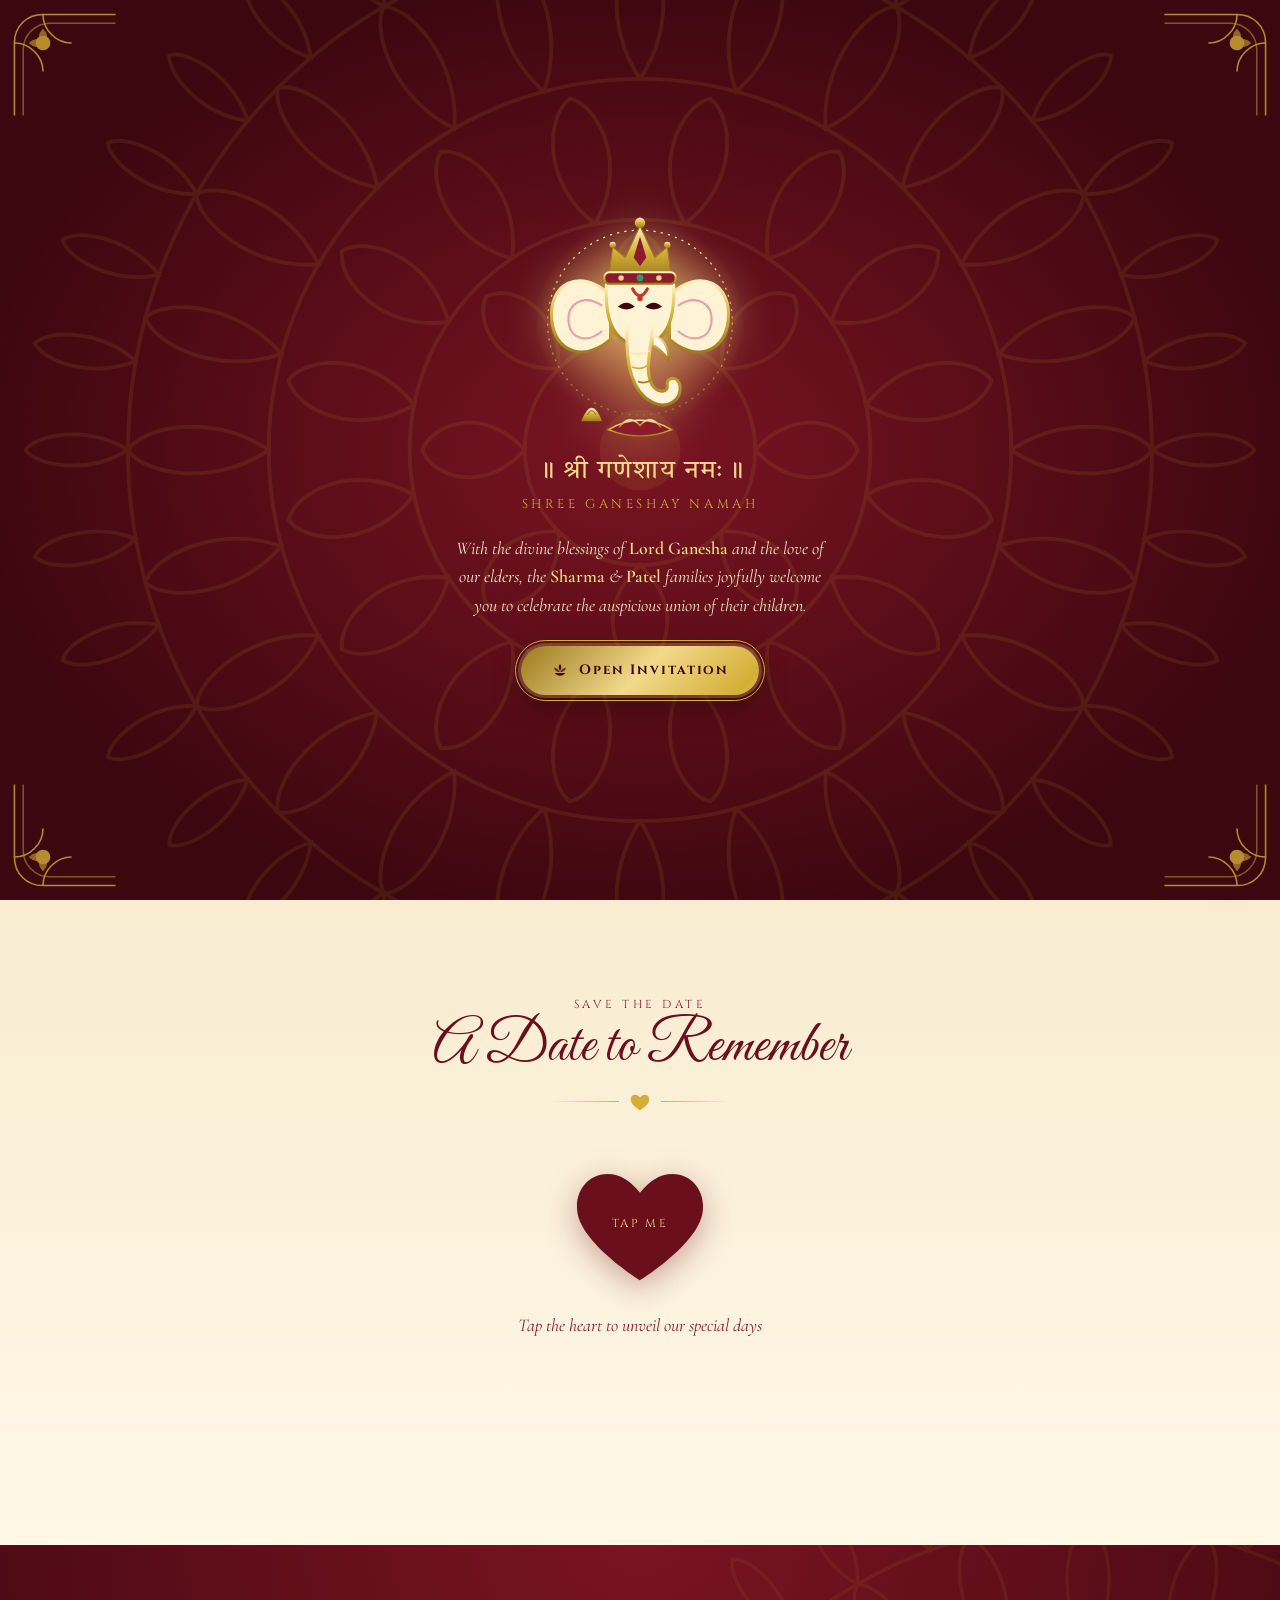
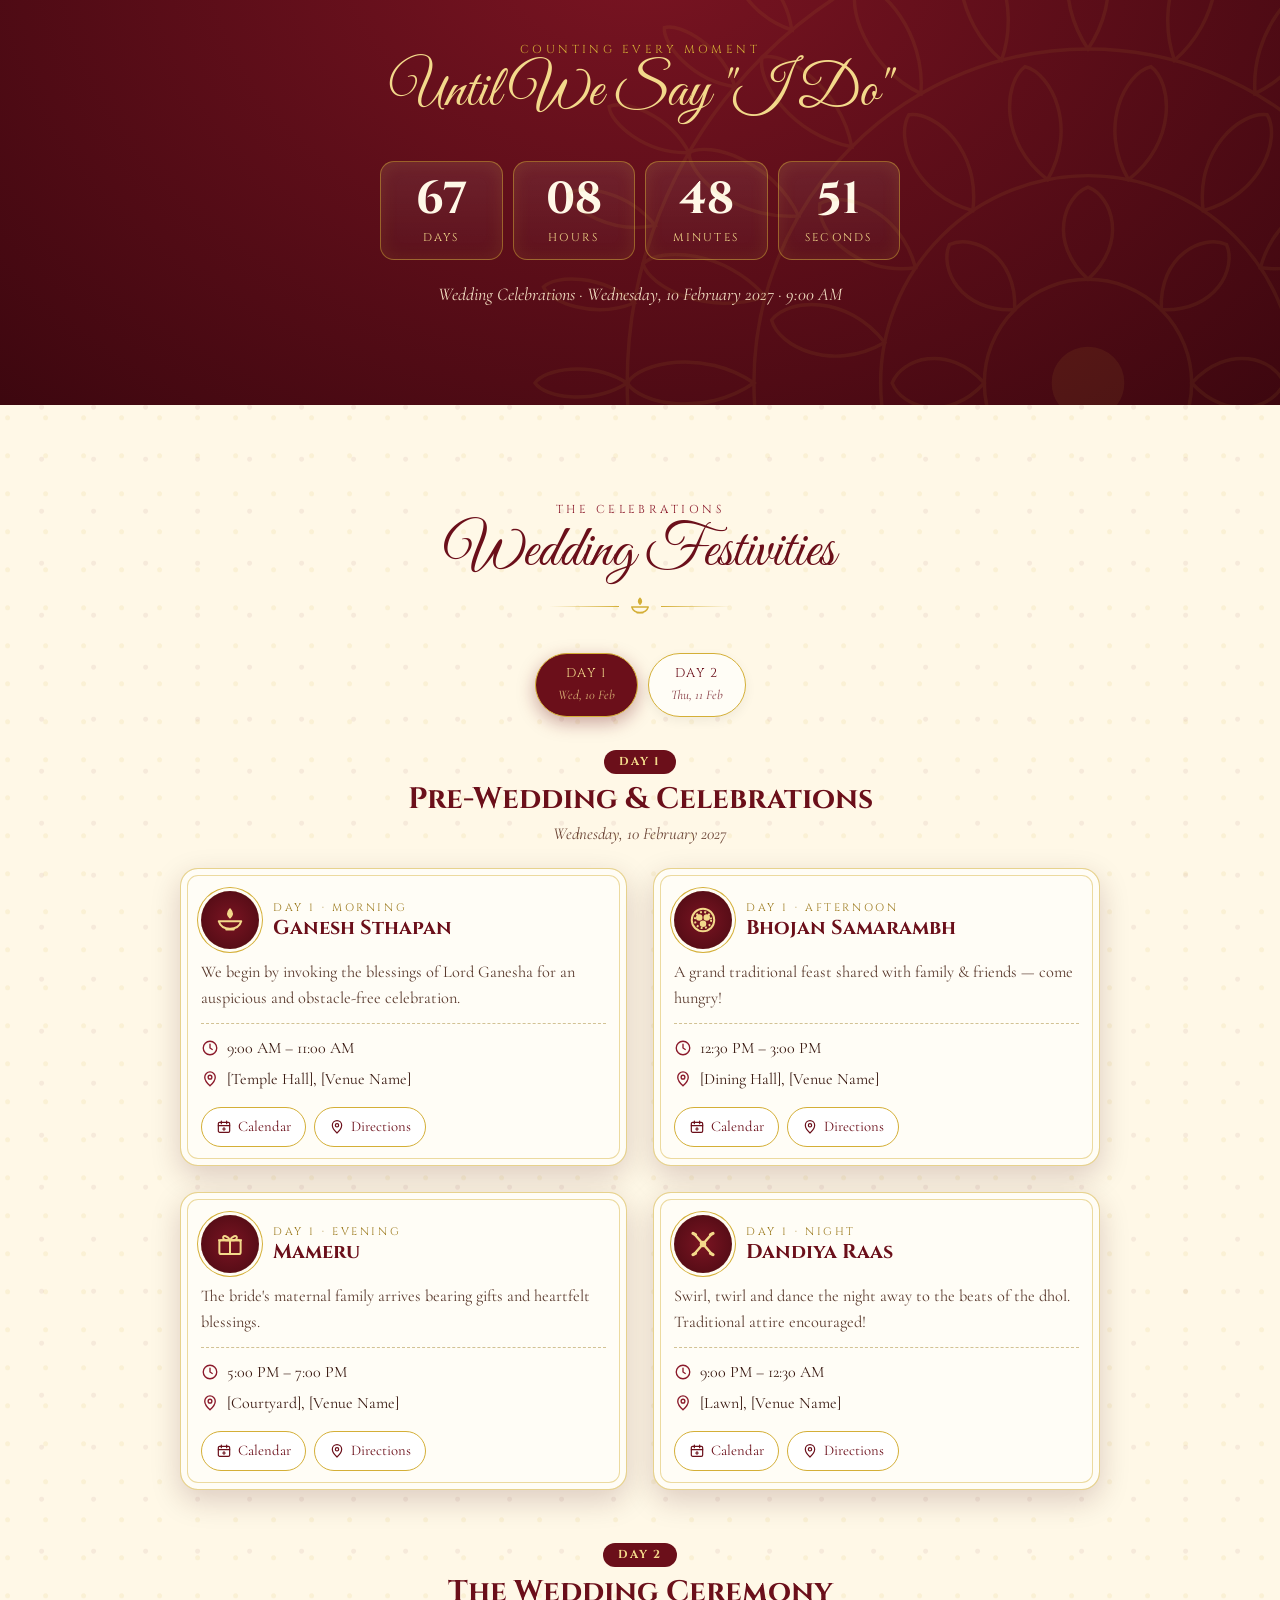
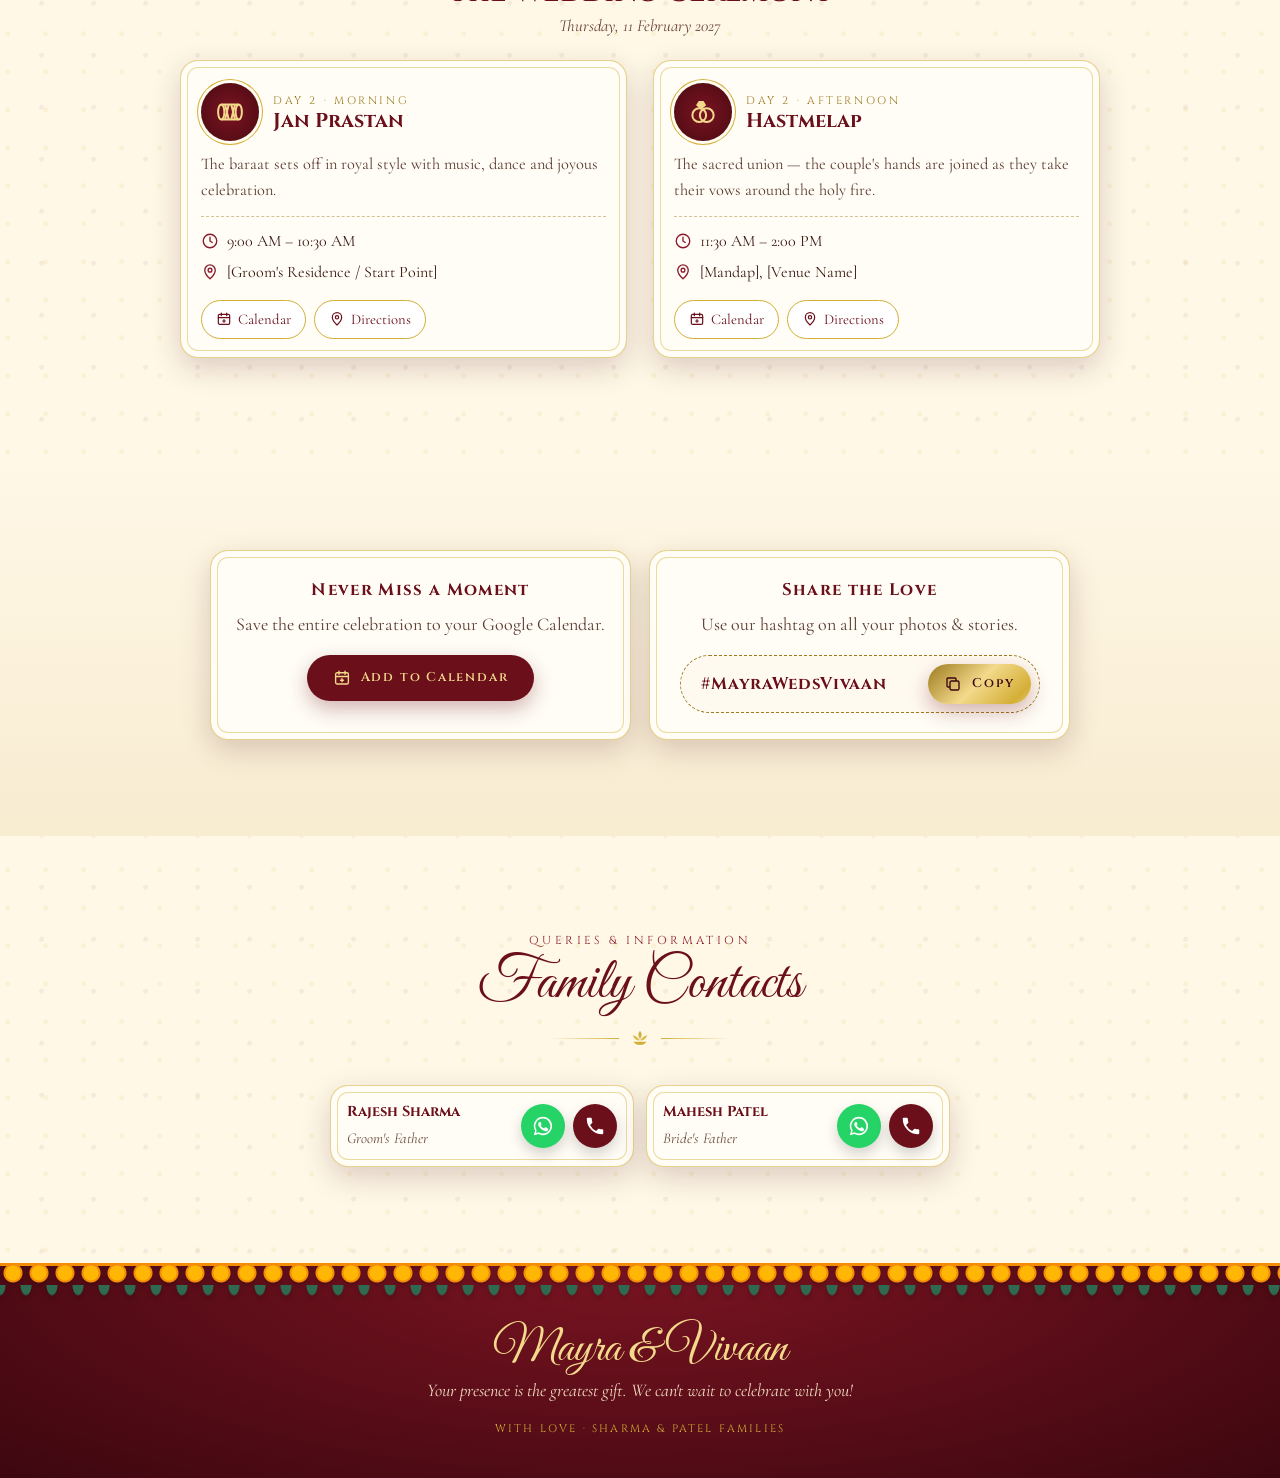
<file: index.html>
<!DOCTYPE html>
<html lang="en">

<head>
  <meta charset="UTF-8">
  <meta name="viewport" content="width=device-width, initial-scale=1.0">
  <meta name="theme-color" content="#4a0a12">

  <title>Mayra & Vivaan | Wedding Invitation</title>
  <meta name="description"
    content="You're invited! Join us for the wedding celebration of Mayra & Vivaan on 10 February 2026.">
  <meta property="og:type" content="website">
  <meta property="og:url" content="https://wading-invitation.vercel.app/">
  <meta property="og:title" content="Mayra & Vivaan | Wedding Invitation">
  <meta property="og:description"
    content="You're invited! Join us for the wedding celebration of Mayra & Vivaan on 10 February 2026.">
  <meta property="og:image" content="https://wading-invitation.vercel.app/card-vertical.png?v=card1">
  <meta property="og:image:secure_url" content="https://wading-invitation.vercel.app/card-vertical.png?v=card1">
  <meta property="og:image:type" content="image/png">
  <meta property="og:image:width" content="600">
  <meta property="og:image:height" content="854">
  <meta name="twitter:card" content="summary_large_image">
  <meta name="twitter:title" content="Mayra & Vivaan | Wedding Invitation">
  <meta name="twitter:description"
    content="You're invited! Join us for the wedding celebration of Mayra & Vivaan on 10 February 2026.">
  <meta name="twitter:image" content="https://wading-invitation.vercel.app/card-vertical.png">

  <link rel="preconnect" href="https://fonts.googleapis.com">
  <link rel="preconnect" href="https://fonts.gstatic.com" crossorigin>
  <link
    href="https://fonts.googleapis.com/css2?family=Cinzel:wght@400;600;700&family=Cormorant+Garamond:ital,wght@0,400;0,500;0,600;1,400&family=Great+Vibes&family=Tiro+Devanagari+Hindi&display=swap"
    rel="stylesheet">

  <link rel="stylesheet" href="style.css">
</head>

<body class="locked">

  <!-- =========================================================
     SVG SPRITE (icons reused throughout)
     ========================================================= -->
  <svg width="0" height="0" style="position:absolute" aria-hidden="true">
    <defs>
      <linearGradient id="goldG" x1="0" y1="0" x2="0" y2="1">
        <stop offset="0" stop-color="#fff1c1" />
        <stop offset=".5" stop-color="#d4af37" />
        <stop offset="1" stop-color="#9c7a1e" />
      </linearGradient>
      <radialGradient id="haloG">
        <stop offset="0" stop-color="#ffd86b" stop-opacity=".55" />
        <stop offset="1" stop-color="#ffd86b" stop-opacity="0" />
      </radialGradient>
    </defs>
    <symbol id="i-lotus" viewBox="0 0 24 24">
      <g fill="currentColor">
        <path d="M12 4c2 2.5 2.6 5.6 0 9-2.6-3.4-2-6.5 0-9z" />
        <path d="M4 9c3 .2 5.6 2 8 5.5-4 .6-6.8-1.4-8-5.5z" opacity=".8" />
        <path d="M20 9c-3 .2-5.6 2-8 5.5 4 .6 6.8-1.4 8-5.5z" opacity=".8" />
        <path d="M5 16h14c-1.5 2.4-4 3.5-7 3.5S6.5 18.4 5 16z" />
      </g>
    </symbol>
    <symbol id="i-diya" viewBox="0 0 24 24">
      <g fill="none" stroke="currentColor" stroke-width="1.6" stroke-linecap="round" stroke-linejoin="round">
        <path d="M12 3.5c2 2.3 2.2 4.4 0 6.5-2.2-2.1-2-4.2 0-6.5z" fill="currentColor" />
        <path d="M3 13h18c-1.2 4-4.6 6-9 6s-7.8-2-9-6z" />
        <path d="M9 19.5h6" />
      </g>
    </symbol>
    <symbol id="i-thali" viewBox="0 0 24 24">
      <g fill="none" stroke="currentColor" stroke-width="1.6">
        <circle cx="12" cy="12" r="9" />
        <circle cx="12" cy="12" r="6.5" stroke-dasharray="1.5 2" />
        <circle cx="9" cy="10" r="1.8" fill="currentColor" />
        <circle cx="15" cy="10" r="1.8" fill="currentColor" />
        <circle cx="12" cy="15" r="1.8" fill="currentColor" />
      </g>
    </symbol>
    <symbol id="i-gift" viewBox="0 0 24 24">
      <g fill="none" stroke="currentColor" stroke-width="1.6" stroke-linejoin="round">
        <rect x="3.5" y="9" width="17" height="11" rx="1.5" />
        <path d="M2.5 9h19M12 9v11" />
        <path d="M12 9c-1.5-3.5-5.5-4.5-5.5-2S10 9 12 9zm0 0c1.5-3.5 5.5-4.5 5.5-2S14 9 12 9z" />
      </g>
    </symbol>
    <symbol id="i-dandiya" viewBox="0 0 24 24">
      <g fill="none" stroke="currentColor" stroke-width="2" stroke-linecap="round">
        <path d="M5 4l14 16M19 4L5 20" />
        <circle cx="12" cy="12" r="1.6" fill="currentColor" />
        <path d="M4 3.5l2 1M20 3.5l-2 1M4 20.5l2-1M20 20.5l-2-1" stroke-width="2.6" />
      </g>
    </symbol>
    <symbol id="i-dhol" viewBox="0 0 24 24">
      <g fill="none" stroke="currentColor" stroke-width="1.6" stroke-linejoin="round">
        <ellipse cx="5" cy="12" rx="2.5" ry="6" />
        <ellipse cx="19" cy="12" rx="2.5" ry="6" />
        <path d="M5 6h14M5 18h14M8 6l3 12M13 6l3 12M8 18l3-12M13 18l3-12" />
      </g>
    </symbol>
    <symbol id="i-rings" viewBox="0 0 24 24">
      <g fill="none" stroke="currentColor" stroke-width="1.6">
        <circle cx="9" cy="14.5" r="5.5" />
        <circle cx="15" cy="14.5" r="5.5" />
        <path d="M7.5 6.5L9 4h3l1.5 2.5L10.5 9z" fill="currentColor" />
      </g>
    </symbol>
    <symbol id="i-clock" viewBox="0 0 24 24">
      <g fill="none" stroke="currentColor" stroke-width="1.8" stroke-linecap="round">
        <circle cx="12" cy="12" r="9" />
        <path d="M12 7v5l3 2" />
      </g>
    </symbol>
    <symbol id="i-pin" viewBox="0 0 24 24">
      <g fill="none" stroke="currentColor" stroke-width="1.8">
        <path d="M12 21s7-6.2 7-11.5A7 7 0 0 0 5 9.5C5 14.8 12 21 12 21z" />
        <circle cx="12" cy="9.5" r="2.5" />
      </g>
    </symbol>
    <symbol id="i-cal" viewBox="0 0 24 24">
      <g fill="none" stroke="currentColor" stroke-width="1.8" stroke-linecap="round">
        <rect x="3.5" y="5" width="17" height="15" rx="2" />
        <path d="M3.5 10h17M8 3v4M16 3v4M12 13v4M10 15h4" />
      </g>
    </symbol>
    <symbol id="i-copy" viewBox="0 0 24 24">
      <g fill="none" stroke="currentColor" stroke-width="1.8">
        <rect x="8" y="8" width="12" height="12" rx="2" />
        <path d="M16 8V5.5A1.5 1.5 0 0 0 14.5 4h-9A1.5 1.5 0 0 0 4 5.5v9A1.5 1.5 0 0 0 5.5 16H8" />
      </g>
    </symbol>
    <symbol id="i-heart" viewBox="0 0 24 24">
      <path fill="currentColor"
        d="M12 21s-7.5-4.6-9.6-9.4C.9 8 3 4 6.8 4c2.1 0 3.6 1.1 5.2 3 1.6-1.9 3.1-3 5.2-3C21 4 23.1 8 21.6 11.6 19.5 16.4 12 21 12 21z" />
    </symbol>
    <symbol id="i-phone" viewBox="0 0 24 24">
      <path fill="currentColor"
        d="M6.6 10.8a15.1 15.1 0 0 0 6.6 6.6l2.2-2.2c.3-.3.7-.4 1-.2 1.1.4 2.3.6 3.6.6.6 0 1 .4 1 1V20c0 .6-.4 1-1 1A17 17 0 0 1 3 4c0-.6.4-1 1-1h3.5c.6 0 1 .4 1 1 0 1.2.2 2.4.6 3.6.1.3 0 .7-.2 1l-2.3 2.2z" />
    </symbol>
    <symbol id="i-wa" viewBox="0 0 24 24">
      <path fill="currentColor"
        d="M12 2a10 10 0 0 0-8.6 15.1L2 22l5-1.3A10 10 0 1 0 12 2zm0 18.2c-1.6 0-3.1-.4-4.4-1.2l-.3-.2-3 .8.8-2.9-.2-.3A8.2 8.2 0 1 1 12 20.2zm4.5-6.1c-.2-.1-1.5-.7-1.7-.8-.2-.1-.4-.1-.6.1l-.8 1c-.1.2-.3.2-.5.1a6.7 6.7 0 0 1-3.3-2.9c-.3-.4.2-.4.7-1.4.1-.2 0-.3 0-.4l-.8-1.8c-.2-.5-.4-.4-.6-.4h-.5c-.2 0-.4.1-.7.3-.2.3-.9.9-.9 2.2s1 2.6 1.1 2.7c.1.2 1.9 2.9 4.6 4.1 1.7.7 2.4.8 3.2.7.5-.1 1.5-.6 1.8-1.2.2-.6.2-1.1.1-1.2l-.4-.2z" />
    </symbol>
    <symbol id="i-play" viewBox="0 0 24 24">
      <path fill="currentColor" d="M8 5.5v13a1 1 0 0 0 1.5.9l10.2-6.5a1 1 0 0 0 0-1.8L9.5 4.6A1 1 0 0 0 8 5.5z" />
    </symbol>
    <symbol id="i-pause" viewBox="0 0 24 24">
      <path fill="currentColor" d="M7 5h3.5v14H7zM13.5 5H17v14h-3.5z" />
    </symbol>
    <symbol id="i-home" viewBox="0 0 24 24">
      <g fill="none" stroke="currentColor" stroke-width="1.7" stroke-linejoin="round">
        <path d="M4 11l8-7 8 7v9a1 1 0 0 1-1 1h-4v-6H9v6H5a1 1 0 0 1-1-1z" />
      </g>
    </symbol>
    <symbol id="i-send" viewBox="0 0 24 24">
      <path fill="currentColor" d="M3 20.5l18-8.5L3 3.5 3 10l12 2-12 2z" />
    </symbol>
    <symbol id="i-corner" viewBox="0 0 100 100">
      <g fill="none" stroke="currentColor" stroke-width="1.4">
        <path d="M4 96V30C4 15 15 4 30 4h66" />
        <path d="M12 96V36c0-13 11-24 24-24h60" opacity=".6" />
        <path d="M4 30c14 0 26 12 26 26M30 4c0 14 12 26 26 26" />
        <circle cx="30" cy="30" r="6" fill="currentColor" />
        <path d="M30 18c4 4 4 8 0 12-4-4-4-8 0-12zM18 30c4-4 8-4 12 0-4 4-8 4-12 0z" fill="currentColor" opacity=".7" />
      </g>
    </symbol>
    <symbol id="i-paisley" viewBox="0 0 60 100">
      <g fill="none" stroke="currentColor" stroke-width="1.6">
        <path d="M30 95C8 80 6 50 22 36c12-10 30-4 30 12 0 12-14 16-20 8" />
        <path d="M30 85C16 74 15 54 25 45c8-7 19-3 19 7" opacity=".7" />
        <circle cx="34" cy="50" r="4" fill="currentColor" />
        <path d="M30 10l4 8-4 8-4-8z" fill="currentColor" />
      </g>
    </symbol>
  </svg>

  <!-- Falling petals container -->
  <div class="petals" id="petals" aria-hidden="true"></div>

  <!-- =========================================================
     WELCOME SCREEN
     ========================================================= -->
  <div id="welcome" role="dialog" aria-modal="true" aria-labelledby="welcomeTitle">
    <svg class="mandala-bg js-mandala" viewBox="-100 -100 200 200" aria-hidden="true"></svg>
    <svg class="welcome-corner tl">
      <use href="#i-corner" />
    </svg>
    <svg class="welcome-corner tr">
      <use href="#i-corner" />
    </svg>
    <svg class="welcome-corner bl">
      <use href="#i-corner" />
    </svg>
    <svg class="welcome-corner br">
      <use href="#i-corner" />
    </svg>

    <div class="welcome-inner">
      <!-- Ganesha illustration -->
      <svg class="ganesha" viewBox="0 0 200 230" role="img" aria-label="Lord Ganesha">
        <circle cx="100" cy="112" r="100" fill="url(#haloG)" />
        <circle cx="100" cy="112" r="88" fill="none" stroke="url(#goldG)" stroke-width="1.2" stroke-dasharray="2 5" />
        <!-- Ears -->
        <path d="M72 86 C42 58 12 76 16 110 C19 140 46 150 72 128 Z" fill="#fff3d6" stroke="url(#goldG)"
          stroke-width="3" />
        <path d="M128 86 C158 58 188 76 184 110 C181 140 154 150 128 128 Z" fill="#fff3d6" stroke="url(#goldG)"
          stroke-width="3" />
        <path d="M64 96 C46 84 30 94 32 112 C34 128 50 132 64 120" fill="none" stroke="#e8a0a8" stroke-width="2" />
        <path d="M136 96 C154 84 170 94 168 112 C166 128 150 132 136 120" fill="none" stroke="#e8a0a8"
          stroke-width="2" />
        <!-- Head -->
        <path d="M68 76 C66 115 78 132 100 134 C122 132 134 115 132 76 Z" fill="#fff3d6" stroke="url(#goldG)"
          stroke-width="3" />
        <!-- Trunk (fill + side strokes) -->
        <path
          d="M88 116 C86 150 92 178 112 188 C126 195 140 186 138 172 C136 162 124 164 126 172 C127 178 118 180 112 172 C104 160 110 140 112 116 Z"
          fill="#fff3d6" />
        <path
          d="M88 116 C86 150 92 178 112 188 C126 195 140 186 138 172 C136 162 124 164 126 172 C127 178 118 180 112 172 C104 160 110 140 112 116"
          fill="none" stroke="url(#goldG)" stroke-width="3" stroke-linecap="round" />
        <path d="M90 140 Q100 145 109 139 M92 154 Q101 158 108 152 M98 168 Q106 171 111 166" fill="none"
          stroke="url(#goldG)" stroke-width="1.5" />
        <!-- Tusk -->
        <path d="M113 124 Q128 130 127 147 Q120 137 112 133 Z" fill="#fffdf6" stroke="url(#goldG)" stroke-width="2" />
        <!-- Crown -->
        <path d="M70 70 L74 40 L86 50 L100 20 L114 50 L126 40 L130 70 Z" fill="url(#goldG)" stroke="#9c7a1e"
          stroke-width="1" />
        <circle cx="100" cy="17" r="5" fill="url(#goldG)" />
        <circle cx="74" cy="38" r="3" fill="url(#goldG)" />
        <circle cx="126" cy="38" r="3" fill="url(#goldG)" />
        <rect x="66" y="64" width="68" height="11" rx="5" fill="#8b1a2b" stroke="url(#goldG)" stroke-width="2" />
        <circle cx="82" cy="69.5" r="2.6" fill="#f3d98b" />
        <circle cx="100" cy="69.5" r="3.2" fill="#2d9c6a" />
        <circle cx="118" cy="69.5" r="2.6" fill="#f3d98b" />
        <path d="M100 30 L106 50 L100 58 L94 50 Z" fill="#8b1a2b" />
        <!-- Eyes -->
        <path d="M79 97 Q87 89 95 97 Q87 102 79 97 Z" fill="#3d070f" />
        <path d="M105 97 Q113 89 121 97 Q113 102 105 97 Z" fill="#3d070f" />
        <!-- Tilak -->
        <path d="M93 80 Q100 93 107 80" fill="none" stroke="#c0392b" stroke-width="3" stroke-linecap="round" />
        <circle cx="100" cy="89" r="2.6" fill="#c0392b" />
        <!-- Modak & lotus base -->
        <path d="M44 206 Q54 180 64 206 Z" fill="url(#goldG)" />
        <path d="M50 200 Q54 192 58 200" fill="none" stroke="#9c7a1e" stroke-width="1" />
        <path d="M70 214 Q100 196 130 214 Q100 226 70 214 Z" fill="#8b1a2b" stroke="url(#goldG)" stroke-width="1.5" />
        <path d="M80 212 Q90 198 100 210 Q110 198 120 212" fill="none" stroke="url(#goldG)" stroke-width="1.5" />
      </svg>

      <div class="shloka-deva" lang="hi">॥ श्री गणेशाय नमः ॥</div>
      <div class="shloka" id="welcomeTitle">Shree Ganeshay Namah</div>

      <p class="welcome-msg">
        With the divine blessings of <strong>Lord Ganesha</strong> and the love of our elders,
        the <strong>Sharma</strong> &amp; <strong>Patel</strong> families joyfully welcome you
        to celebrate the auspicious union of their children.
      </p>

      <button class="btn-open" id="openBtn" type="button">
        <svg>
          <use href="#i-lotus" />
        </svg> Open Invitation
      </button>
    </div>
  </div>

  <main>
    <!-- =========================================================
       HERO — COUPLE REVEAL & ROYAL ENTRY
       ========================================================= -->
    <section id="home" aria-label="Couple">
      <div class="toran" aria-hidden="true"></div>
      <svg class="mandala-bg js-mandala" viewBox="-100 -100 200 200" aria-hidden="true"></svg>
      <div class="container hero-inner">
        <div class="hero-pre reveal">The Royal Wedding of</div>

        <div class="palace" id="palace">
          <div class="door left" aria-hidden="true"><svg viewBox="0 0 60 100">
              <use href="#i-paisley" />
            </svg></div>
          <div class="door right" aria-hidden="true"><svg viewBox="0 0 60 100" style="transform:scaleX(-1)">
              <use href="#i-paisley" />
            </svg></div>

          <div class="arch">
            <div class="couple-blessing">Together with their families</div>
            <h1 class="names">
              <span class="n gold-text">Mayra</span>
              <span class="amp">&amp;</span>
              <span class="n gold-text">Vivaan</span>
            </h1>
            <div class="divider" aria-hidden="true"><svg>
                <use href="#i-lotus" />
              </svg></div>
            <div class="parents">
              <div><b>Groom</b>S/o Mr. Rajesh &amp; Mrs. Sunita Sharma</div>
              <div><b>Bride</b>D/o Mr. Mahesh &amp; Mrs. Kavita Patel</div>
            </div>
          </div>
        </div>

        <p class="tap-hint reveal">request the honour of your presence</p>
        <div class="scroll-cue" aria-hidden="true"></div>
      </div>
    </section>

    <!-- =========================================================
       A DATE TO REMEMBER
       ========================================================= -->
    <section id="date" aria-labelledby="dateTitle">
      <div class="container">
        <div class="sec-head reveal">
          <div class="eyebrow">Save the Date</div>
          <h2 id="dateTitle">A Date to Remember</h2>
          <div class="divider" aria-hidden="true"><svg>
              <use href="#i-heart" />
            </svg></div>
        </div>

        <div class="heart-zone reveal" id="heartZone">
          <button class="heart-btn" id="heartBtn" type="button" aria-label="Tap the heart to reveal the wedding dates"
            aria-controls="dates">
            <svg>
              <use href="#i-heart" />
            </svg>
            <span>TAP ME</span>
          </button>
          <p class="hint">Tap the heart to unveil our special days</p>

          <div class="dates" id="dates" aria-live="polite">
            <div class="date-card frame">
              <div class="dow">Wednesday</div>
              <div class="day gold-text">10</div>
              <div class="mon">FEBRUARY 2027</div>
              <span class="tag">Day 1 · Celebrations</span>
            </div>
            <div class="date-card frame">
              <div class="dow">Thursday</div>
              <div class="day gold-text">11</div>
              <div class="mon">FEBRUARY 2027</div>
              <span class="tag">Day 2 · Wedding</span>
            </div>
            <p class="venue-line">at <b>[Venue Name]</b>, [City], [State]</p>
          </div>
        </div>
      </div>
    </section>

    <!-- =========================================================
       COUNTDOWN
       ========================================================= -->
    <section id="countdown" aria-labelledby="cdTitle">
      <svg class="mandala-bg js-mandala" viewBox="-100 -100 200 200" aria-hidden="true"></svg>
      <div class="container">
        <div class="sec-head reveal">
          <div class="eyebrow">Counting every moment</div>
          <h2 id="cdTitle">Until We Say "I Do"</h2>
        </div>
        <div class="timer reveal" id="timer" role="timer" aria-live="off">
          <div class="t-box">
            <div class="t-num" data-unit="d">00</div>
            <div class="t-lbl">Days</div>
          </div>
          <div class="t-box">
            <div class="t-num" data-unit="h">00</div>
            <div class="t-lbl">Hours</div>
          </div>
          <div class="t-box">
            <div class="t-num" data-unit="m">00</div>
            <div class="t-lbl">Minutes</div>
          </div>
          <div class="t-box">
            <div class="t-num" data-unit="s">00</div>
            <div class="t-lbl">Seconds</div>
          </div>
        </div>
        <p class="cd-note reveal" id="cdNote">Wedding Celebrations · Wednesday, 10 February 2027 · 9:00 AM</p>
      </div>
    </section>

    <!-- =========================================================
       EVENTS
       ========================================================= -->
    <section id="events" aria-labelledby="evTitle">
      <div class="container">
        <div class="sec-head reveal">
          <div class="eyebrow">The Celebrations</div>
          <h2 id="evTitle">Wedding Festivities</h2>
          <div class="divider" aria-hidden="true"><svg>
              <use href="#i-diya" />
            </svg></div>
        </div>

        <div class="day-tabs" role="navigation" aria-label="Event days">
          <button class="day-tab active" id="btn-day-1" type="button" data-target="#day-1-section">DAY 1<small>Wed, 10
              Feb</small></button>
          <button class="day-tab" id="btn-day-2" type="button" data-target="#day-2-section">DAY 2<small>Thu, 11
              Feb</small></button>
        </div>

        <div class="events-stack">
          <div class="day-block" id="day-1-section">
            <div class="day-header reveal">
              <div class="day-pill">DAY 1</div>
              <h3 class="day-heading">Pre-Wedding &amp; Celebrations</h3>
              <p class="day-date">Wednesday, 10 February 2027</p>
            </div>
            <div class="timeline" id="day-1"></div>
          </div>

          <div class="day-block" id="day-2-section">
            <div class="day-header reveal">
              <div class="day-pill">DAY 2</div>
              <h3 class="day-heading">The Wedding Ceremony</h3>
              <p class="day-date">Thursday, 11 February 2027</p>
            </div>
            <div class="timeline" id="day-2"></div>
          </div>
        </div>
      </div>
    </section>

    <!-- =========================================================
       QUICK ACTIONS
       ========================================================= -->
    <section id="actions" aria-label="Quick actions">
      <div class="container">
        <div class="qa-grid">
          <div class="qa frame reveal">
            <h3>Never Miss a Moment</h3>
            <p>Save the entire celebration to your Google Calendar.</p>
            <a class="btn" id="mainCalBtn" target="_blank" rel="noopener"><svg>
                <use href="#i-cal" />
              </svg>Add to Calendar</a>
          </div>
          <div class="qa frame reveal d1">
            <h3>Share the Love</h3>
            <p>Use our hashtag on all your photos &amp; stories.</p>
            <div class="hashtag">
              <code id="hashtag">#MayraWedsVivaan</code>
              <button class="btn gold" id="copyBtn" type="button" aria-label="Copy hashtag"><svg>
                  <use href="#i-copy" />
                </svg>Copy</button>
            </div>
          </div>
        </div>
      </div>
    </section>

    <!-- =========================================================
       FAMILY CONTACTS
       ========================================================= -->
    <section id="contact" aria-labelledby="contactTitle">
      <div class="container">
        <div class="sec-head reveal">
          <div class="eyebrow">Queries &amp; Information</div>
          <h2 id="contactTitle">Family Contacts</h2>
          <div class="divider" aria-hidden="true"><svg>
              <use href="#i-lotus" />
            </svg></div>
        </div>

        <div class="contact-grid" id="contacts"></div>
      </div>
    </section>
  </main>

  <footer>
    <div class="toran" aria-hidden="true"></div>
    <div class="script">Mayra &amp; Vivaan</div>
    <p>Your presence is the greatest gift. We can't wait to celebrate with you!</p>
    <small>WITH LOVE · SHARMA &amp; PATEL FAMILIES</small>
  </footer>

  <!-- Background Audio (place song.mp3 in root folder) -->
  <audio id="bgSong" loop preload="auto">
    <source src="song.mp3" type="audio/mpeg" />
    <source src="song.m4a" type="audio/mp4" />
    <source src="song.wav" type="audio/wav" />
  </audio>

  <!-- Floating music control -->
  <button class="music-btn show" id="musicBtn" type="button" aria-label="Play background music" aria-pressed="false">
    <span class="ring" aria-hidden="true"></span>
    <svg class="ic-play">
      <use href="#i-play" />
    </svg>
    <svg class="ic-pause">
      <use href="#i-pause" />
    </svg>
    <span class="eq" aria-hidden="true"><i></i><i></i><i></i><i></i></span>
  </button>

  <!-- Bottom navigation -->
  <nav class="bottom-nav" aria-label="Sections">
    <a href="#home" class="active"><svg>
        <use href="#i-home" />
      </svg>HOME</a>
    <a href="#date"><svg>
        <use href="#i-heart" />
      </svg>DATE</a>
    <a href="#events"><svg>
        <use href="#i-diya" />
      </svg>EVENTS</a>
    <a href="#contact"><svg>
        <use href="#i-phone" />
      </svg>CONTACT</a>
  </nav>

  <div class="toast" id="toast" role="status" aria-live="polite"></div>

  <script src="script.js"></script>
</body>

</html>
</file>
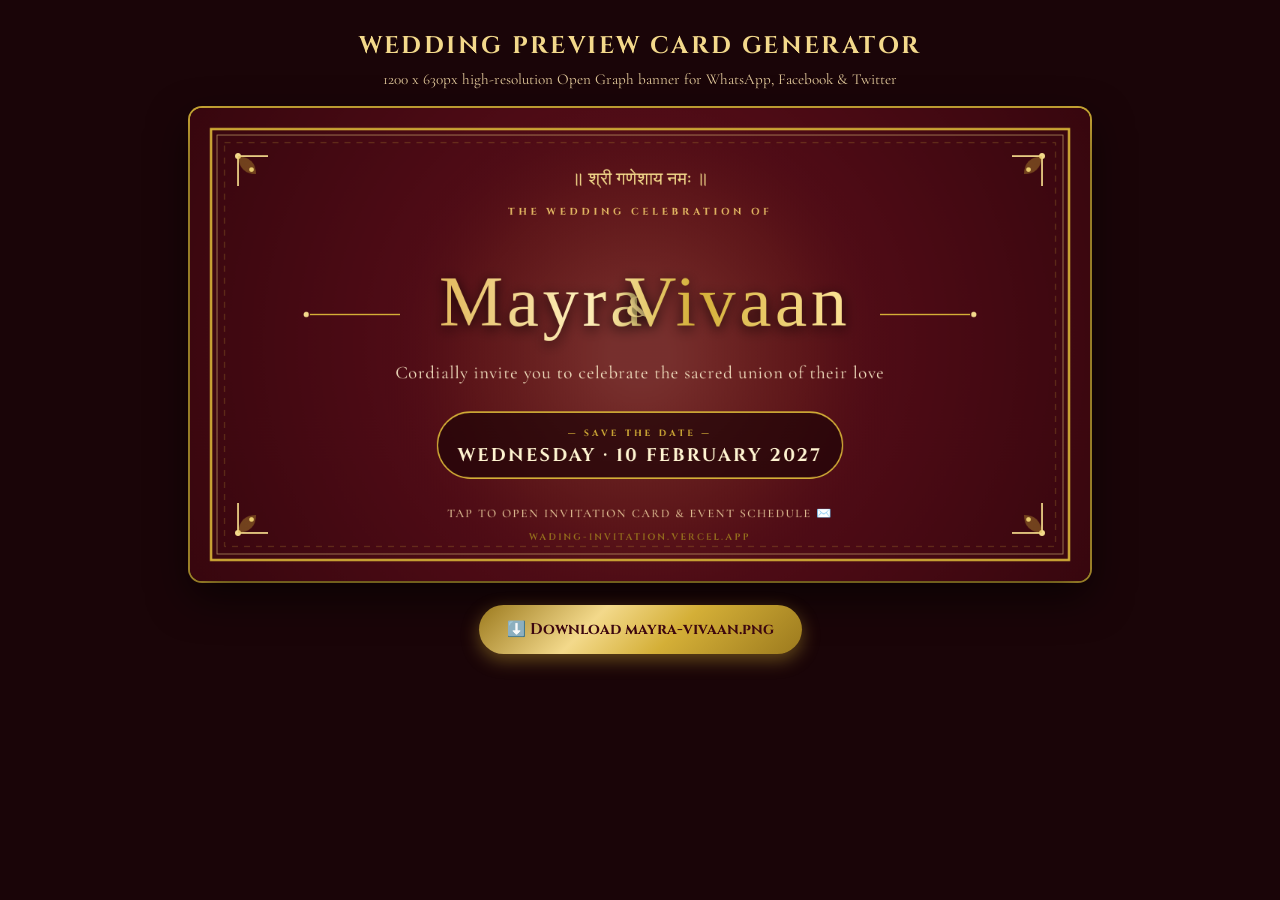
<file: generate-preview.html>
<!DOCTYPE html>
<html lang="en">
<head>
<meta charset="UTF-8">
<meta name="viewport" content="width=device-width, initial-scale=1.0">
<title>Wedding Preview Image Generator (1200x630)</title>
<link rel="preconnect" href="https://fonts.googleapis.com">
<link rel="preconnect" href="https://fonts.gstatic.com" crossorigin>
<link href="https://fonts.googleapis.com/css2?family=Cinzel:wght@500;700;900&family=Great+Vibes&family=Tiro+Devanagari+Hindi&family=Cormorant+Garamond:wght@400;600&display=swap" rel="stylesheet">
<style>
  * { box-sizing: border-box; margin: 0; padding: 0; }
  body {
    background: #1a0508;
    color: #fff8e7;
    font-family: 'Cinzel', serif;
    display: flex;
    flex-direction: column;
    align-items: center;
    padding: 30px 15px;
    min-height: 100vh;
  }
  h1 {
    font-size: 1.5rem;
    color: #f3d98b;
    margin-bottom: 8px;
    letter-spacing: 0.1em;
    text-align: center;
  }
  p.sub {
    font-size: 0.95rem;
    color: #e2c99b;
    margin-bottom: 20px;
    text-align: center;
    font-family: 'Cormorant Garamond', serif;
  }
  .preview-wrapper {
    width: 100%;
    max-width: 900px;
    box-shadow: 0 16px 40px rgba(0,0,0,0.6), 0 0 0 2px #d4af37;
    border-radius: 12px;
    overflow: hidden;
    background: #000;
  }
  canvas {
    width: 100%;
    height: auto;
    display: block;
  }
  .controls {
    margin-top: 24px;
    display: flex;
    gap: 14px;
    flex-wrap: wrap;
    justify-content: center;
  }
  button {
    background: linear-gradient(135deg, #9c7a1e, #f3d98b 35%, #d4af37 60%, #9c7a1e);
    color: #3d070f;
    border: none;
    padding: 14px 28px;
    font-family: 'Cinzel', serif;
    font-size: 0.95rem;
    font-weight: 700;
    border-radius: 999px;
    cursor: pointer;
    box-shadow: 0 6px 18px rgba(212,175,55,0.4);
    transition: transform 0.2s, box-shadow 0.2s;
  }
  button:hover {
    transform: translateY(-2px);
    box-shadow: 0 10px 24px rgba(212,175,55,0.6);
  }
</style>
</head>
<body>

  <h1>WEDDING PREVIEW CARD GENERATOR</h1>
  <p class="sub">1200 x 630px high-resolution Open Graph banner for WhatsApp, Facebook & Twitter</p>

  <div class="preview-wrapper">
    <canvas id="cardCanvas" width="1200" height="630"></canvas>
  </div>

  <div class="controls">
    <button id="downloadBtn" type="button">⬇️ Download mayra-vivaan.png</button>
  </div>

<script>
window.addEventListener('load', async () => {
  // Wait for Google web fonts to load
  if (document.fonts) {
    await document.fonts.ready;
  }
  drawCard();
});

function drawCard() {
  const canvas = document.getElementById('cardCanvas');
  const ctx = canvas.getContext('2d');
  const W = 1200;
  const H = 630;

  // 1. Background: Deep royal maroon radial gradient
  const bg = ctx.createRadialGradient(W / 2, H / 2, 80, W / 2, H / 2, W / 1.1);
  bg.addColorStop(0, '#5f0f1b');
  bg.addColorStop(0.55, '#3a070f');
  bg.addColorStop(1, '#200307');
  ctx.fillStyle = bg;
  ctx.fillRect(0, 0, W, H);

  // 2. Subtle radial gold glow behind center
  const glow = ctx.createRadialGradient(W / 2, 330, 40, W / 2, 330, 360);
  glow.addColorStop(0, 'rgba(243, 217, 139, 0.16)');
  glow.addColorStop(0.6, 'rgba(212, 175, 55, 0.05)');
  glow.addColorStop(1, 'rgba(0, 0, 0, 0)');
  ctx.fillStyle = glow;
  ctx.fillRect(0, 0, W, H);

  // 3. Ornate Double Gold Borders
  ctx.save();
  // Outer border
  ctx.strokeStyle = '#d4af37';
  ctx.lineWidth = 3;
  ctx.strokeRect(28, 28, W - 56, H - 56);

  // Secondary fine inner line
  ctx.strokeStyle = 'rgba(243, 217, 139, 0.6)';
  ctx.lineWidth = 1;
  ctx.strokeRect(36, 36, W - 72, H - 72);

  // Dashed innermost border
  ctx.setLineDash([8, 8]);
  ctx.strokeStyle = 'rgba(212, 175, 55, 0.4)';
  ctx.strokeRect(46, 46, W - 92, H - 92);
  ctx.setLineDash([]);
  ctx.restore();

  // 4. Corner Ornamental Accents
  function drawCorner(x, y, flipX, flipY) {
    ctx.save();
    ctx.translate(x, y);
    ctx.scale(flipX ? -1 : 1, flipY ? -1 : 1);
    ctx.strokeStyle = '#f3d98b';
    ctx.lineWidth = 2;
    ctx.beginPath();
    ctx.moveTo(10, 50);
    ctx.lineTo(10, 10);
    ctx.lineTo(50, 10);
    ctx.stroke();

    ctx.fillStyle = '#f3d98b';
    ctx.beginPath();
    ctx.arc(10, 10, 4, 0, Math.PI * 2);
    ctx.fill();

    ctx.beginPath();
    ctx.arc(28, 28, 3, 0, Math.PI * 2);
    ctx.fill();

    // Small decorative leaf curve
    ctx.beginPath();
    ctx.moveTo(10, 10);
    ctx.quadraticCurveTo(34, 12, 34, 34);
    ctx.quadraticCurveTo(12, 34, 10, 10);
    ctx.fillStyle = 'rgba(212, 175, 55, 0.35)';
    ctx.fill();
    ctx.restore();
  }

  drawCorner(54, 54, false, false);
  drawCorner(W - 54, 54, true, false);
  drawCorner(54, H - 54, false, true);
  drawCorner(W - 54, H - 54, true, true);

  // 5. Auspicious Shloka
  ctx.textAlign = 'center';
  ctx.fillStyle = '#f3d98b';
  ctx.font = '500 24px "Tiro Devanagari Hindi", serif';
  ctx.fillText('॥ श्री गणेशाय नमः ॥', W / 2, 102);

  // 6. Header Tagline
  ctx.font = '700 13px "Cinzel", serif';
  ctx.letterSpacing = '5px';
  ctx.fillStyle = '#e8be66';
  ctx.fillText('THE WEDDING CELEBRATION OF', W / 2, 142);

  // 7. Decorative flourishes flanking couple names
  function drawFlourish(cx, cy, dir) {
    ctx.save();
    ctx.translate(cx, cy);
    ctx.strokeStyle = '#d4af37';
    ctx.lineWidth = 1.8;
    ctx.beginPath();
    ctx.moveTo(0, 0);
    ctx.lineTo(dir * 120, 0);
    ctx.stroke();

    ctx.fillStyle = '#f3d98b';
    ctx.beginPath();
    ctx.arc(dir * 125, 0, 3.5, 0, Math.PI * 2);
    ctx.fill();
    ctx.restore();
  }
  drawFlourish(W / 2 - 320, 275, -1);
  drawFlourish(W / 2 + 320, 275, 1);

  // 8. Couple Names: Muskan & Devesh (Grand Golden Gradient)
  const nameGrad = ctx.createLinearGradient(W / 2 - 250, 0, W / 2 + 250, 0);
  nameGrad.addColorStop(0, '#e5be65');
  nameGrad.addColorStop(0.35, '#fff0bd');
  nameGrad.addColorStop(0.65, '#d4af37');
  nameGrad.addColorStop(1, '#f9df90');

  ctx.shadowColor = 'rgba(0, 0, 0, 0.8)';
  ctx.shadowBlur = 18;
  ctx.shadowOffsetY = 4;

  ctx.fillStyle = nameGrad;
  ctx.font = '400 96px "Great Vibes", cursive';
  ctx.fillText('Mayra', W / 2 - 130, 290);

  ctx.font = '700 38px "Cinzel", serif';
  ctx.fillStyle = '#f3d98b';
  ctx.fillText('&', W / 2, 278);

  ctx.fillStyle = nameGrad;
  ctx.font = '400 96px "Great Vibes", cursive';
  ctx.fillText('Vivaan', W / 2 + 130, 290);

  ctx.shadowColor = 'transparent';
  ctx.shadowBlur = 0;

  // 9. Subtitle
  ctx.fillStyle = '#f5e4c3';
  ctx.font = '400 24px "Cormorant Garamond", serif';
  ctx.letterSpacing = '1px';
  ctx.fillText('Cordially invite you to celebrate the sacred union of their love', W / 2, 360);

  // 10. Date Badge / Banner Container
  const bW = 540;
  const bH = 88;
  const bX = (W - bW) / 2;
  const bY = 405;

  ctx.fillStyle = 'rgba(30, 3, 7, 0.7)';
  ctx.beginPath();
  ctx.roundRect(bX, bY, bW, bH, 44);
  ctx.fill();

  ctx.strokeStyle = '#d4af37';
  ctx.lineWidth = 1.8;
  ctx.stroke();

  // "SAVE THE DATE"
  ctx.font = '700 12px "Cinzel", serif';
  ctx.fillStyle = '#d4af37';
  ctx.letterSpacing = '4px';
  ctx.fillText('— SAVE THE DATE —', W / 2, bY + 32);

  // "WEDNESDAY · 10 FEBRUARY 2027"
  ctx.font = '700 24px "Cinzel", serif';
  ctx.fillStyle = '#fff4d1';
  ctx.letterSpacing = '3px';
  ctx.fillText('WEDNESDAY · 10 FEBRUARY 2027', W / 2, bY + 65);

  // 11. Bottom Action Hint (WhatsApp Preview Tap Cue)
  ctx.font = '500 16px "Cormorant Garamond", serif';
  ctx.fillStyle = '#e8c99b';
  ctx.letterSpacing = '2px';
  ctx.fillText('TAP TO OPEN INVITATION CARD & EVENT SCHEDULE ✉️', W / 2, 545);

  // 12. Bottom Website Link
  ctx.font = '600 12px "Cinzel", serif';
  ctx.fillStyle = '#9c7a1e';
  ctx.letterSpacing = '3px';
  ctx.fillText('WADING-INVITATION.VERCEL.APP', W / 2, 575);
}

// Download Button
document.getElementById('downloadBtn').addEventListener('click', () => {
  const canvas = document.getElementById('cardCanvas');
  const a = document.createElement('a');
  a.download = 'mayra-vivaan.png';
  a.href = canvas.toDataURL('image/png');
  a.click();
});
</script>
</body>
</html>
</file>
<file: style.css>
/* =========================================================
   1. DESIGN TOKENS
   ========================================================= */
:root{
  --maroon:#6b0f1a;
  --maroon-deep:#3d070f;
  --maroon-soft:#8b1a2b;
  --gold:#d4af37;
  --gold-light:#f3d98b;
  --gold-dark:#9c7a1e;
  --cream:#fff8e7;
  --cream-2:#f8ecd1;
  --ink:#3a1a12;
  --marigold:#f59e0b;
  --rose:#c2185b;

  --gold-grad:linear-gradient(135deg,#9c7a1e 0%,#f3d98b 28%,#d4af37 50%,#fff1c1 72%,#9c7a1e 100%);
  --font-display:'Cinzel', 'Times New Roman', serif;
  --font-script:'Great Vibes', cursive;
  --font-body:'Cormorant Garamond', Georgia, serif;
  --font-deva:'Tiro Devanagari Hindi', serif;

  --radius:18px;
  --shadow:0 10px 30px rgba(61,7,15,.18);
  --nav-h:64px;
}

/* =========================================================
   2. BASE
   ========================================================= */
*,*::before,*::after{box-sizing:border-box;margin:0;padding:0}
html{scroll-behavior:smooth;-webkit-text-size-adjust:100%}
body{
  font-family:var(--font-body);
  font-size:1.125rem;
  line-height:1.6;
  color:var(--ink);
  background:var(--cream);
  background-image:
    radial-gradient(circle at 20% 10%, rgba(212,175,55,.10) 0 2px, transparent 3px),
    radial-gradient(circle at 80% 60%, rgba(107,15,26,.06) 0 2px, transparent 3px);
  background-size:38px 38px, 52px 52px;
  overflow-x:hidden;
  padding-bottom:calc(var(--nav-h) + env(safe-area-inset-bottom));
}
body.locked{overflow:hidden;height:100vh}
img,svg{display:block;max-width:100%}
button{font:inherit;cursor:pointer;border:none;background:none;color:inherit}
a{color:inherit}
.sr-only{position:absolute;width:1px;height:1px;overflow:hidden;clip:rect(0 0 0 0);white-space:nowrap}

.container{width:100%;max-width:960px;margin:0 auto;padding:0 20px}
section{position:relative;padding:72px 0;scroll-margin-top:10px}

.gold-text{
  background:var(--gold-grad);
  background-size:200% auto;
  -webkit-background-clip:text;background-clip:text;
  color:transparent;
  animation:shine 6s linear infinite;
}
@keyframes shine{to{background-position:200% center}}

/* Section headings */
.sec-head{text-align:center;margin-bottom:36px}
.sec-head .eyebrow{
  font-family:var(--font-display);letter-spacing:.3em;font-size:.72rem;
  color:var(--maroon-soft);text-transform:uppercase;
}
.sec-head h2{
  font-family:var(--font-script);font-weight:400;
  font-size:clamp(2.6rem,9vw,3.6rem);line-height:1.15;color:var(--maroon);
}
.divider{display:flex;align-items:center;justify-content:center;gap:10px;margin:10px auto 0;color:var(--gold)}
.divider::before,.divider::after{content:"";height:1px;width:70px;background:linear-gradient(90deg,transparent,var(--gold))}
.divider::after{transform:scaleX(-1)}
.divider svg{width:22px;height:22px}

/* Scroll reveal */
.reveal{opacity:0;transform:translateY(34px);transition:opacity .9s ease, transform .9s cubic-bezier(.2,.7,.2,1)}
.reveal.in{opacity:1;transform:none}
.reveal.d1{transition-delay:.12s}.reveal.d2{transition-delay:.24s}.reveal.d3{transition-delay:.36s}

/* Ornamental frame card */
.frame{
  position:relative;background:#fffdf6;border-radius:var(--radius);
  border:1px solid rgba(212,175,55,.55);
  box-shadow:var(--shadow), inset 0 0 0 6px #fffdf6, inset 0 0 0 7px rgba(212,175,55,.45);
}

/* Toran (marigold garland) */
.toran{
  position:absolute;left:0;right:0;top:0;height:46px;pointer-events:none;z-index:3;
  background:
    radial-gradient(circle at 50% 10px,#ffb703 0 7px,#f48c06 8px 9px,transparent 10px) 0 0/26px 22px repeat-x,
    radial-gradient(ellipse at 50% 0, #2d6a4f 0 5px, transparent 6px) 13px 22px/26px 24px repeat-x,
    linear-gradient(#f48c06,#f48c06) 0 0/100% 3px no-repeat;
  filter:drop-shadow(0 3px 2px rgba(0,0,0,.18));
}

/* =========================================================
   3. WELCOME OVERLAY
   ========================================================= */
#welcome{
  position:fixed;inset:0;z-index:100;display:grid;place-items:center;
  background:
    radial-gradient(ellipse at center, #7a1422 0%, var(--maroon-deep) 75%);
  color:var(--cream);text-align:center;padding:24px;overflow:hidden;
  transition:transform 1.2s cubic-bezier(.7,0,.2,1), opacity 1.2s ease;
}
#welcome.gone{transform:translateY(-100%);opacity:.6;pointer-events:none}
#welcome .mandala-bg{position:absolute;width:150vmax;height:150vmax;opacity:.10;animation:spin 120s linear infinite;color:var(--gold)}
@keyframes spin{to{transform:rotate(360deg)}}
.welcome-inner{position:relative;max-width:440px;z-index:2}
.ganesha{width:min(56vw,210px);margin:0 auto 6px;filter:drop-shadow(0 0 22px rgba(243,217,139,.45));animation:float 5s ease-in-out infinite}
@keyframes float{50%{transform:translateY(-8px)}}
.shloka-deva{font-family:var(--font-deva);font-size:1.6rem;color:var(--gold-light);letter-spacing:.04em}
.shloka{font-family:var(--font-display);letter-spacing:.28em;font-size:.8rem;color:var(--gold);text-transform:uppercase;margin-top:2px}
.welcome-msg{margin:18px auto 26px;font-size:1.12rem;color:#f6e7c8;font-style:italic;max-width:380px}
.welcome-msg strong{font-style:normal;color:var(--gold-light);font-weight:600}
.btn-open{
  position:relative;display:inline-flex;align-items:center;gap:10px;
  padding:14px 30px;border-radius:999px;font-family:var(--font-display);
  letter-spacing:.14em;font-size:.85rem;color:var(--maroon-deep);font-weight:700;
  background:var(--gold-grad);background-size:200% auto;animation:shine 4s linear infinite;
  box-shadow:0 0 0 3px rgba(243,217,139,.25),0 10px 30px rgba(0,0,0,.35);
}
.btn-open::after{content:"";position:absolute;inset:-6px;border-radius:inherit;border:1px solid var(--gold);animation:ping 2s ease-out infinite}
@keyframes ping{from{opacity:.9;transform:scale(1)}to{opacity:0;transform:scale(1.25)}}
.btn-open svg{width:18px;height:18px}
.welcome-corner{position:absolute;width:110px;height:110px;color:var(--gold);opacity:.8}
.welcome-corner.tl{top:10px;left:10px}
.welcome-corner.tr{top:10px;right:10px;transform:scaleX(-1)}
.welcome-corner.bl{bottom:10px;left:10px;transform:scaleY(-1)}
.welcome-corner.br{bottom:10px;right:10px;transform:scale(-1)}

/* =========================================================
   4. HERO / COUPLE REVEAL / ROYAL ENTRY
   ========================================================= */
#home{
  min-height:100svh;display:flex;align-items:center;padding-top:80px;
  background:
    radial-gradient(ellipse at 50% 35%, #fffaf0 0%, var(--cream-2) 70%, #f0dcb1 100%);
  overflow:hidden;
}
#home .mandala-bg{position:absolute;left:50%;top:44%;width:min(130vw,820px);height:min(130vw,820px);
  translate:-50% -50%;color:var(--gold);opacity:.22;animation:spin 160s linear infinite}
.hero-inner{position:relative;text-align:center;width:100%;z-index:2}
.hero-pre{font-family:var(--font-display);letter-spacing:.32em;font-size:.72rem;color:var(--maroon-soft);text-transform:uppercase}

.palace{
  position:relative;width:min(88vw,400px);aspect-ratio:3/4;margin:18px auto 0;
  perspective:1200px;
}
.arch{
  position:absolute;inset:0;border-radius:200px 200px 16px 16px;overflow:hidden;
  background:
    radial-gradient(ellipse at 50% 30%, #fffdf6 0%, #fbefd4 70%);
  border:2px solid var(--gold);
  box-shadow:0 0 0 6px #fffaf0, 0 0 0 7px rgba(212,175,55,.6), 0 25px 50px rgba(61,7,15,.25);
  display:flex;flex-direction:column;align-items:center;justify-content:center;padding:40px 18px 30px;
}
.arch::before{ /* inner scalloped border */
  content:"";position:absolute;inset:12px;border-radius:190px 190px 10px 10px;
  border:1px dashed rgba(156,122,30,.55);pointer-events:none;
}
.couple-blessing{font-family:var(--font-display);font-size:.7rem;letter-spacing:.25em;color:var(--maroon-soft);text-transform:uppercase}
.names{margin:6px 0 4px;line-height:1}
.names .n{display:block;font-family:var(--font-script);font-size:clamp(3.6rem,17vw,5.2rem);color:var(--maroon);
  opacity:0;transform:translateY(20px) scale(.9);transition:all 1.1s cubic-bezier(.2,.7,.2,1)}
.names .amp{display:block;font-family:var(--font-display);font-size:1.6rem;color:var(--gold-dark);margin:2px 0;
  opacity:0;transform:scale(.4) rotate(-30deg);transition:all .9s ease}
.palace.open .names .n{opacity:1;transform:none}
.palace.open .names .n:first-child{transition-delay:1.2s}
.palace.open .names .amp{opacity:1;transform:none;transition-delay:1.6s}
.palace.open .names .n:last-child{transition-delay:1.9s}
.parents{display:grid;grid-template-columns:1fr 1fr;gap:10px;margin-top:14px;font-size:.92rem;color:#5a3a2e;opacity:0;transition:opacity 1s ease 2.4s}
.parents b{display:block;font-family:var(--font-display);font-size:.7rem;letter-spacing:.14em;color:var(--maroon-soft)}
.palace.open .parents{opacity:1}

.door{
  position:absolute;top:0;bottom:0;width:50%;z-index:4;
  background:
    repeating-linear-gradient(0deg, transparent 0 38px, rgba(212,175,55,.35) 38px 40px),
    linear-gradient(180deg,#7a1422,#4a0a12);
  border:2px solid var(--gold);
  transition:transform 1.8s cubic-bezier(.6,0,.2,1) .3s;
  display:grid;place-items:center;
}
.door.left{left:0;border-radius:200px 0 0 16px;transform-origin:left center}
.door.right{right:0;border-radius:0 200px 16px 0;transform-origin:right center}
.door::after{ /* door knob */
  content:"";position:absolute;top:55%;width:14px;height:14px;border-radius:50%;
  background:var(--gold-grad);box-shadow:0 0 8px rgba(243,217,139,.8)
}
.door.left::after{right:12px}.door.right::after{left:12px}
.door svg{width:60%;color:var(--gold);opacity:.85}
.palace.open .door.left{transform:rotateY(-108deg)}
.palace.open .door.right{transform:rotateY(108deg)}
.tap-hint{margin-top:18px;font-size:.95rem;font-style:italic;color:var(--maroon-soft)}
.scroll-cue{margin:22px auto 0;width:26px;height:42px;border:2px solid var(--gold-dark);border-radius:14px;position:relative}
.scroll-cue::after{content:"";position:absolute;left:50%;top:8px;width:4px;height:8px;margin-left:-2px;border-radius:2px;background:var(--maroon);animation:cue 1.8s infinite}
@keyframes cue{to{transform:translateY(14px);opacity:0}}

/* =========================================================
   5. DATE TO REMEMBER
   ========================================================= */
#date{background:linear-gradient(180deg,var(--cream-2),var(--cream))}
.heart-zone{display:flex;flex-direction:column;align-items:center;text-align:center;min-height:300px;position:relative}
.heart-btn{
  position:relative;width:150px;height:150px;display:grid;place-items:center;
  color:var(--maroon);animation:beat 1.3s ease-in-out infinite;
  transition:transform .6s ease, opacity .6s ease;
  -webkit-tap-highlight-color:transparent;
}
.heart-btn svg{width:100%;height:100%;filter:drop-shadow(0 8px 16px rgba(107,15,26,.35))}
.heart-btn span{position:absolute;font-family:var(--font-display);font-size:.72rem;letter-spacing:.2em;color:var(--gold-light);top:44%}
@keyframes beat{0%,100%{transform:scale(1)}15%{transform:scale(1.12)}30%{transform:scale(.98)}45%{transform:scale(1.08)}}
.heart-zone.revealed .heart-btn{transform:scale(2.2);opacity:0;pointer-events:none;position:absolute;animation:none}
.heart-zone .hint{margin-top:12px;font-style:italic;color:var(--maroon-soft);transition:opacity .4s}
.heart-zone.revealed .hint{opacity:0;height:0;margin:0}

.dates{display:grid;grid-template-columns:1fr 1fr;gap:14px;width:100%;max-width:460px;
  opacity:0;transform:scale(.85);transition:all .9s cubic-bezier(.2,.8,.2,1) .25s;pointer-events:none;height:0;overflow:hidden}
.heart-zone.revealed .dates{opacity:1;transform:none;pointer-events:auto;height:auto;overflow:visible}
.date-card{padding:22px 10px 18px;text-align:center}
.date-card .dow{font-family:var(--font-display);font-size:.72rem;letter-spacing:.24em;color:var(--maroon-soft);text-transform:uppercase}
.date-card .day{font-family:var(--font-display);font-size:3.4rem;line-height:1.05;font-weight:700}
.date-card .mon{font-family:var(--font-display);letter-spacing:.2em;font-size:.85rem;color:var(--maroon)}
.date-card .tag{display:inline-block;margin-top:10px;font-size:.85rem;padding:2px 12px;border-radius:999px;background:var(--maroon);color:var(--gold-light)}
.dates .venue-line{grid-column:1/-1;text-align:center;font-style:italic;color:#5a3a2e}
.burst-heart{position:absolute;left:50%;top:75px;width:18px;height:18px;color:var(--rose);pointer-events:none;animation:burst 1.2s ease-out forwards}
@keyframes burst{to{transform:translate(var(--x),var(--y)) scale(.4) rotate(var(--r));opacity:0}}

/* =========================================================
   6. COUNTDOWN
   ========================================================= */
#countdown{
  background:
    radial-gradient(ellipse at top, #7a1422, var(--maroon-deep));
  color:var(--cream);overflow:hidden;
}
#countdown .mandala-bg{position:absolute;right:-30%;top:-30%;width:90%;color:var(--gold);opacity:.08;animation:spin 140s linear infinite reverse}
#countdown .sec-head h2{color:var(--gold-light)}
#countdown .sec-head .eyebrow{color:var(--gold)}
.timer{display:grid;grid-template-columns:repeat(4,1fr);gap:10px;max-width:520px;margin:0 auto}
.t-box{
  text-align:center;padding:16px 4px 12px;border-radius:14px;
  background:linear-gradient(180deg,rgba(255,255,255,.08),rgba(255,255,255,.02));
  border:1px solid rgba(212,175,55,.5);
  box-shadow:inset 0 0 18px rgba(212,175,55,.12);
}
.t-num{font-family:var(--font-display);font-size:clamp(1.8rem,8vw,2.8rem);font-weight:700;line-height:1;font-variant-numeric:tabular-nums}
.t-num.tick{animation:tick .45s ease}
@keyframes tick{0%{transform:translateY(-6px);opacity:.3}100%{transform:none;opacity:1}}
.t-lbl{font-size:.7rem;letter-spacing:.2em;text-transform:uppercase;color:var(--gold-light);margin-top:6px;font-family:var(--font-display)}
.cd-note{text-align:center;margin-top:20px;font-style:italic;color:#f1dcc0}

/* =========================================================
   7. EVENTS TIMELINE
   ========================================================= */
.day-tabs{display:flex;justify-content:center;gap:10px;margin-bottom:28px;position:sticky;top:10px;z-index:5}
.day-tab{
  padding:10px 22px;border-radius:999px;font-family:var(--font-display);font-size:.8rem;letter-spacing:.12em;
  border:1px solid var(--gold);background:#fffdf6;color:var(--maroon);transition:all .3s;box-shadow:0 4px 12px rgba(0,0,0,.06)
}
.day-tab small{display:block;font-family:var(--font-body);letter-spacing:0;font-size:.82rem;font-style:italic;opacity:.8}
.day-tab[aria-selected="true"],.day-tab.active{background:var(--maroon);color:var(--gold-light);box-shadow:0 6px 18px rgba(107,15,26,.35)}

.events-stack{display:grid;gap:48px}
.day-block{scroll-margin-top:76px}
.day-header{text-align:center;margin-bottom:20px}
.day-pill{display:inline-block;padding:3px 15px;border-radius:999px;background:var(--maroon);color:var(--gold-light);font-family:var(--font-display);font-size:.72rem;letter-spacing:.16em;font-weight:700;margin-bottom:8px}
.day-heading{font-family:var(--font-display);font-size:clamp(1.35rem,4.5vw,1.85rem);color:var(--maroon);line-height:1.2;margin-bottom:3px}
.day-date{font-style:italic;color:#6b4435;font-size:1.05rem}

.timeline{position:relative;display:grid;gap:22px;padding-left:34px}
.timeline::before{content:"";position:absolute;left:13px;top:6px;bottom:6px;width:2px;
  background:linear-gradient(var(--gold),var(--maroon-soft),var(--gold))}
.timeline[hidden]{display:none}
.ev{position:relative;padding:22px 20px 18px}
.ev::before{ /* timeline node */
  content:"";position:absolute;left:-29px;top:30px;width:16px;height:16px;border-radius:50%;
  background:var(--gold-grad);box-shadow:0 0 0 4px var(--cream),0 0 0 5px var(--gold)
}
.ev-top{display:flex;gap:14px;align-items:center}
.ev-icon{flex:0 0 58px;height:58px;border-radius:50%;display:grid;place-items:center;
  background:radial-gradient(circle,#7a1422,#4a0a12);color:var(--gold-light);
  box-shadow:0 0 0 3px #fffdf6,0 0 0 4px var(--gold)}
.ev-icon svg{width:30px;height:30px}
.ev-part{font-family:var(--font-display);font-size:.68rem;letter-spacing:.24em;text-transform:uppercase;color:var(--gold-dark)}
.ev h3{font-family:var(--font-display);font-size:1.25rem;color:var(--maroon);line-height:1.2}
.ev p.desc{margin:10px 0 12px;color:#5a3a2e;font-size:1.02rem}
.ev-meta{display:grid;gap:6px;font-size:1rem;border-top:1px dashed rgba(156,122,30,.45);padding-top:12px}
.ev-meta div{display:flex;gap:8px;align-items:flex-start}
.ev-meta svg{flex:0 0 18px;width:18px;height:18px;color:var(--maroon-soft);margin-top:3px}
.ev-actions{display:flex;gap:8px;margin-top:14px;flex-wrap:wrap}
.chip{
  display:inline-flex;align-items:center;gap:6px;padding:7px 14px;border-radius:999px;font-size:.92rem;
  border:1px solid var(--gold);color:var(--maroon);text-decoration:none;background:#fff;transition:all .25s
}
.chip svg{width:16px;height:16px}
.chip:hover,.chip:focus-visible{background:var(--maroon);color:var(--gold-light)}

/* =========================================================
   8. QUICK ACTIONS
   ========================================================= */
#actions{background:linear-gradient(180deg,var(--cream),var(--cream-2))}
.qa-grid{display:grid;gap:18px;max-width:640px;margin:0 auto}
.qa{padding:26px 22px;text-align:center}
.qa h3{font-family:var(--font-display);color:var(--maroon);font-size:1.05rem;letter-spacing:.08em}
.qa p{color:#5a3a2e;margin:6px 0 16px}
.btn{
  display:inline-flex;align-items:center;justify-content:center;gap:10px;
  padding:13px 26px;border-radius:999px;font-family:var(--font-display);font-size:.8rem;letter-spacing:.14em;font-weight:600;
  background:var(--maroon);color:var(--gold-light);text-decoration:none;
  box-shadow:0 8px 20px rgba(107,15,26,.3);transition:transform .2s, box-shadow .2s
}
.btn:hover{transform:translateY(-2px);box-shadow:0 12px 26px rgba(107,15,26,.38)}
.btn:active{transform:scale(.97)}
.btn svg{width:18px;height:18px}
.btn.gold{background:var(--gold-grad);background-size:200% auto;color:var(--maroon-deep)}
.hashtag{
  display:flex;align-items:center;justify-content:space-between;gap:10px;
  max-width:360px;margin:0 auto;padding:8px 8px 8px 20px;border-radius:999px;
  border:1.5px dashed var(--gold-dark);background:#fffaf0
}
.hashtag code{font-family:var(--font-display);font-size:1.05rem;color:var(--maroon);font-weight:700;letter-spacing:.04em;overflow-wrap:anywhere}
.hashtag .btn{padding:10px 16px}

/* =========================================================
   9. RSVP
   ========================================================= */
#rsvp{background:var(--cream-2)}
.rsvp-card{max-width:620px;margin:0 auto;padding:30px 22px}
.field{margin-bottom:18px}
.field > label,.field legend{display:block;font-family:var(--font-display);font-size:.74rem;letter-spacing:.16em;text-transform:uppercase;color:var(--maroon);margin-bottom:8px}
fieldset{border:none}
.input{
  width:100%;padding:13px 16px;border-radius:12px;font:inherit;font-size:1.05rem;color:var(--ink);
  border:1px solid rgba(156,122,30,.5);background:#fffdf6;transition:border-color .2s, box-shadow .2s
}
.input:focus{outline:none;border-color:var(--maroon-soft);box-shadow:0 0 0 3px rgba(139,26,43,.15)}
textarea.input{resize:vertical;min-height:90px}
.err{color:#b00020;font-size:.9rem;margin-top:4px;min-height:1em}

.pills{display:flex;flex-wrap:wrap;gap:8px}
.pill input{position:absolute;opacity:0;pointer-events:none}
.pill span{
  display:inline-flex;align-items:center;gap:6px;padding:9px 15px;border-radius:999px;cursor:pointer;
  border:1px solid var(--gold);background:#fffdf6;color:var(--maroon);font-size:1rem;transition:all .2s;user-select:none
}
.pill input:checked + span{background:var(--maroon);color:var(--gold-light);border-color:var(--maroon)}
.pill input:focus-visible + span{outline:2px solid var(--maroon-soft);outline-offset:2px}
.team{display:grid;grid-template-columns:1fr 1fr;gap:10px}
.team .pill span{width:100%;justify-content:center;padding:14px 10px;font-family:var(--font-display);font-size:.85rem;letter-spacing:.08em}

.stepper{display:inline-flex;align-items:center;border:1px solid var(--gold);border-radius:999px;overflow:hidden;background:#fffdf6}
.stepper button{width:44px;height:44px;font-size:1.4rem;color:var(--maroon)}
.stepper output{min-width:40px;text-align:center;font-family:var(--font-display);font-weight:700;color:var(--maroon)}
.form-actions{text-align:center;margin-top:8px}

.contact{margin-top:28px;text-align:center}
.contact h3{font-family:var(--font-display);color:var(--maroon);font-size:1rem;letter-spacing:.1em;margin-bottom:12px}
.contact-grid{display:grid;gap:12px;max-width:620px;margin:0 auto}
.person{display:flex;align-items:center;justify-content:space-between;gap:10px;padding:14px 16px;text-align:left}
.person b{display:block;font-family:var(--font-display);font-size:.9rem;color:var(--maroon)}
.person small{color:#6d4c3d;font-style:italic}
.person .acts{display:flex;gap:8px}
.round{width:44px;height:44px;border-radius:50%;display:grid;place-items:center;color:#fff;text-decoration:none;box-shadow:0 6px 14px rgba(0,0,0,.18);transition:transform .2s}
.round:hover{transform:scale(1.08)}
.round svg{width:22px;height:22px}
.round.wa{background:#25d366}
.round.call{background:var(--maroon)}

/* Wishes wall */
.wishes{max-width:620px;margin:30px auto 0;display:grid;gap:12px}
.wish{padding:16px 18px;animation:pop .5s ease}
.wish q{display:block;font-style:italic;color:#4b2a20}
.wish .by{margin-top:6px;font-family:var(--font-display);font-size:.72rem;letter-spacing:.14em;color:var(--maroon-soft);text-transform:uppercase}
@keyframes pop{from{opacity:0;transform:translateY(10px) scale(.97)}}

/* =========================================================
   10. FOOTER
   ========================================================= */
footer{
  text-align:center;padding:60px 20px 40px;color:var(--cream);
  background:radial-gradient(ellipse at top,#7a1422,var(--maroon-deep));position:relative;overflow:hidden
}
footer .script{font-family:var(--font-script);font-size:3rem;color:var(--gold-light);line-height:1.1}
footer p{color:#f1dcc0;font-style:italic}
footer small{display:block;margin-top:16px;font-family:var(--font-display);letter-spacing:.2em;font-size:.68rem;color:var(--gold)}

/* =========================================================
   11. FLOATING UI: MUSIC, BOTTOM NAV, TOAST, PETALS
   ========================================================= */
.music-btn{
  position:fixed;right:16px;bottom:calc(var(--nav-h) + 16px + env(safe-area-inset-bottom));z-index:60;
  width:56px;height:56px;border-radius:50%;display:grid;place-items:center;
  background:radial-gradient(circle,#7a1422,#4a0a12);color:var(--gold-light);
  box-shadow:0 0 0 3px var(--gold),0 10px 24px rgba(0,0,0,.3);
  opacity:0;transform:scale(.5);transition:opacity .5s, transform .5s;
}
.music-btn.show{opacity:1;transform:none}
.music-btn svg{width:24px;height:24px}
.music-btn .ring{position:absolute;inset:-3px;border-radius:50%;border:2px dashed var(--gold-light);opacity:0}
.music-btn.playing .ring{opacity:.8;animation:spin 6s linear infinite}
.music-btn .ic-pause,.music-btn.playing .ic-play{display:none}
.music-btn.playing .ic-pause{display:block}
.eq{position:absolute;bottom:-20px;display:flex;gap:2px;align-items:flex-end;height:12px;opacity:0;transition:opacity .3s}
.music-btn.playing .eq{opacity:1}
.eq i{width:3px;background:var(--gold);border-radius:2px;animation:eq 1s ease-in-out infinite}
.eq i:nth-child(2){animation-delay:.2s}.eq i:nth-child(3){animation-delay:.4s}.eq i:nth-child(4){animation-delay:.1s}
@keyframes eq{0%,100%{height:3px}50%{height:12px}}

.bottom-nav{
  position:fixed;left:0;right:0;bottom:0;z-index:50;height:calc(var(--nav-h) + env(safe-area-inset-bottom));
  padding-bottom:env(safe-area-inset-bottom);
  display:flex;justify-content:space-around;align-items:center;
  background:rgba(61,7,15,.94);backdrop-filter:blur(10px);-webkit-backdrop-filter:blur(10px);
  border-top:1px solid rgba(212,175,55,.5);
}
.bottom-nav a{display:flex;flex-direction:column;align-items:center;gap:2px;text-decoration:none;color:#d9c39b;font-family:var(--font-display);font-size:.6rem;letter-spacing:.12em;padding:6px 10px;border-radius:12px;transition:color .2s}
.bottom-nav a svg{width:22px;height:22px}
.bottom-nav a.active{color:var(--gold-light)}
.bottom-nav a.active svg{filter:drop-shadow(0 0 6px rgba(243,217,139,.7))}

.toast{
  position:fixed;left:50%;bottom:calc(var(--nav-h) + 90px);z-index:120;translate:-50% 20px;
  background:var(--maroon-deep);color:var(--gold-light);padding:12px 22px;border-radius:999px;
  border:1px solid var(--gold);font-size:1rem;box-shadow:var(--shadow);
  opacity:0;pointer-events:none;transition:all .35s;max-width:90vw;text-align:center
}
.toast.show{opacity:1;translate:-50% 0}

.petals{position:fixed;inset:0;pointer-events:none;z-index:40;overflow:hidden}
.petal{
  position:absolute;top:-30px;width:14px;height:12px;border-radius:150% 0 150% 0;opacity:.85;
  animation:fall linear infinite;
}
@keyframes fall{
  0%{transform:translate(0,-5vh) rotate(0deg)}
  25%{transform:translate(30px,25vh) rotate(90deg)}
  50%{transform:translate(-20px,55vh) rotate(180deg)}
  75%{transform:translate(25px,80vh) rotate(270deg)}
  100%{transform:translate(-10px,110vh) rotate(360deg)}
}

/* =========================================================
   12. RESPONSIVE ENHANCEMENTS
   ========================================================= */
@media (min-width:720px){
  section{padding:96px 0}
  .timeline{grid-template-columns:1fr 1fr;padding-left:0;gap:26px}
  .timeline::before{display:none}
  .ev::before{display:none}
  .qa-grid{grid-template-columns:1fr 1fr;max-width:860px}
  .contact-grid{grid-template-columns:1fr 1fr}
  .bottom-nav{left:50%;right:auto;translate:-50% 0;bottom:16px;width:460px;border-radius:999px;border:1px solid rgba(212,175,55,.6);height:var(--nav-h);padding-bottom:0}
  body{padding-bottom:0}
  .music-btn{bottom:24px;right:24px}
  .toast{bottom:110px}
}
@media (prefers-reduced-motion:reduce){
  *,*::before,*::after{animation-duration:.01ms!important;animation-iteration-count:1!important;transition-duration:.01ms!important}
  html{scroll-behavior:auto}
  .petals{display:none}
}
</file>
